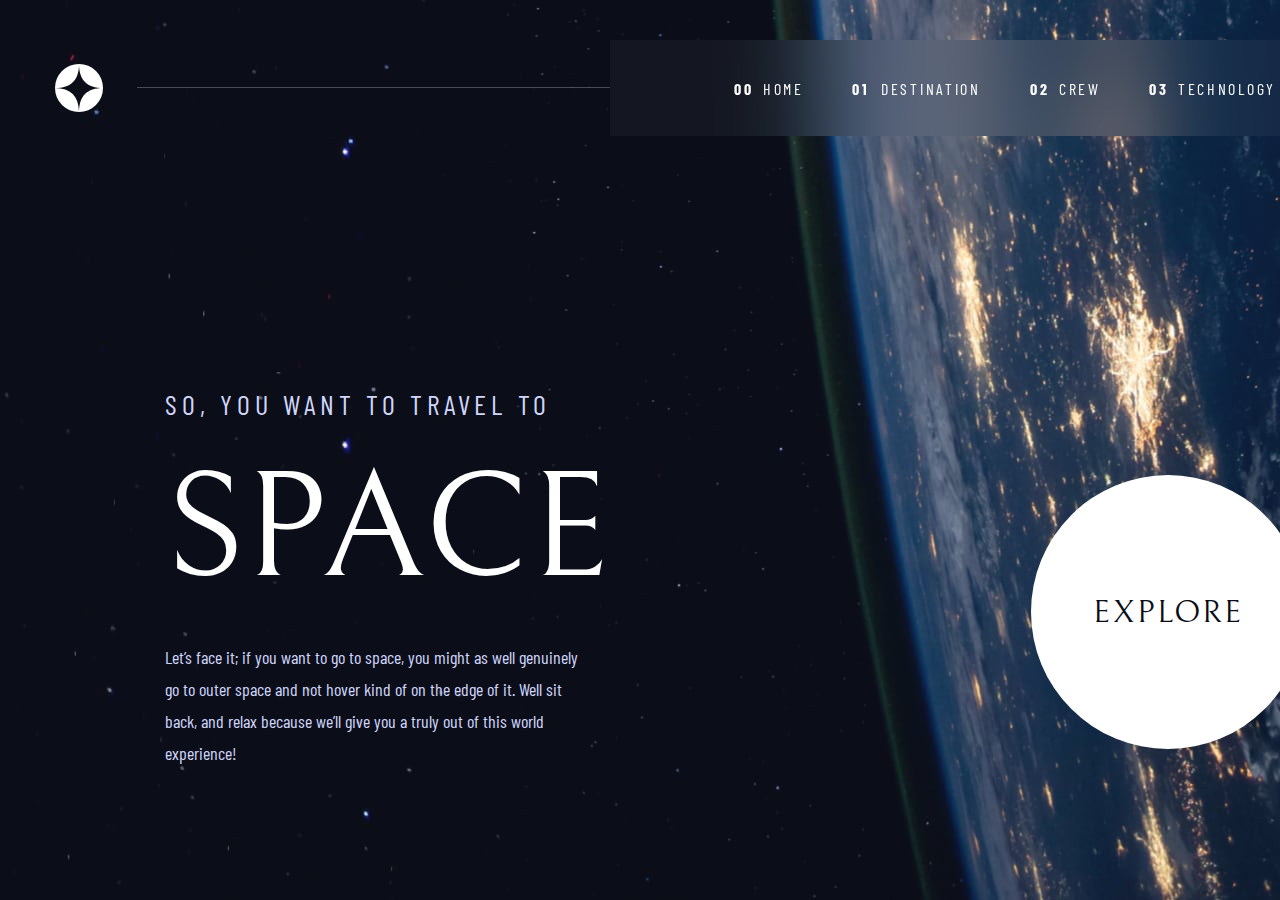
<file: index.html>
<!DOCTYPE html>
<html lang="en">
  <head>
    <meta charset="UTF-8" />
    <meta name="viewport" content="width=device-width, initial-scale=1.0" />

    <link
      rel="icon"
      type="image/png"
      sizes="32x32"
      href="./assets/favicon-32x32.png"
    />

    <title>Frontend Mentor | Space tourism website</title>

    <link rel="stylesheet" href="css/styles.css" />
    <link rel="preconnect" href="https://fonts.googleapis.com" />
    <link rel="preconnect" href="https://fonts.gstatic.com" crossorigin />
    <link
      href="https://fonts.googleapis.com/css2?family=Barlow+Condensed&family=Bellefair&display=swap"
      rel="stylesheet"
    />
    <div class="nav-bar">
      <svg xmlns="http://www.w3.org/2000/svg" width="48" height="48">
        <g fill="none" fill-rule="evenodd">
          <circle cx="24" cy="24" r="24" fill="#FFF" />
          <path
            fill="#0B0D17"
            d="M24 0c0 16-8 24-24 24 15.718.114 23.718 8.114 24 24 0-16 8-24 24-24-16 0-24-8-24-24z"
          />
        </g>
      </svg>
      <div class="nav-rec">
        <div class="nav-line"></div>
        <div class="selections">
          <a href="index.html">
            <div class="nav-item0">
              <p class="nav-number">00</p>
              <p class="nav-word">HOME</p>
            </div>
          </a>
          <a href="destination-moon.html">
            <div class="nav-item1">
              <p class="nav-number">01</p>
              <p class="nav-word">DESTINATION</p>
            </div>
          </a>
          <a href="crew-commander.html">
            <div class="nav-item2">
              <p class="nav-number">02</p>
              <p class="nav-word">CREW</p>
            </div>
          </a>
          <a href="technology-vehicle.html">
            <div class="nav-item3">
              <p class="nav-number">03</p>
              <p class="nav-word">TECHNOLOGY</p>
            </div>
          </a>
        </div>
      </div>
    </div>
  </head>
  <body>
    <div class="main-intro">
      <p class="heading5">SO, YOU WANT TO TRAVEL TO</p>
      <p class="heading1">SPACE</p>
      <p class="bodytext">
        Let’s face it; if you want to go to space, you might as well genuinely
        go to outer space and not hover kind of on the edge of it. Well sit
        back, and relax because we’ll give you a truly out of this world
        experience!
      </p>
    </div>
    <div class="main-circle">
      <a href="destination-moon.html">
        <div class="big-circle">
          <div class="circle">
          <p class="explore">EXPLORE</p>
        </div>
        </div>
      </a>
    </div>
  </body>
</html>
</file>
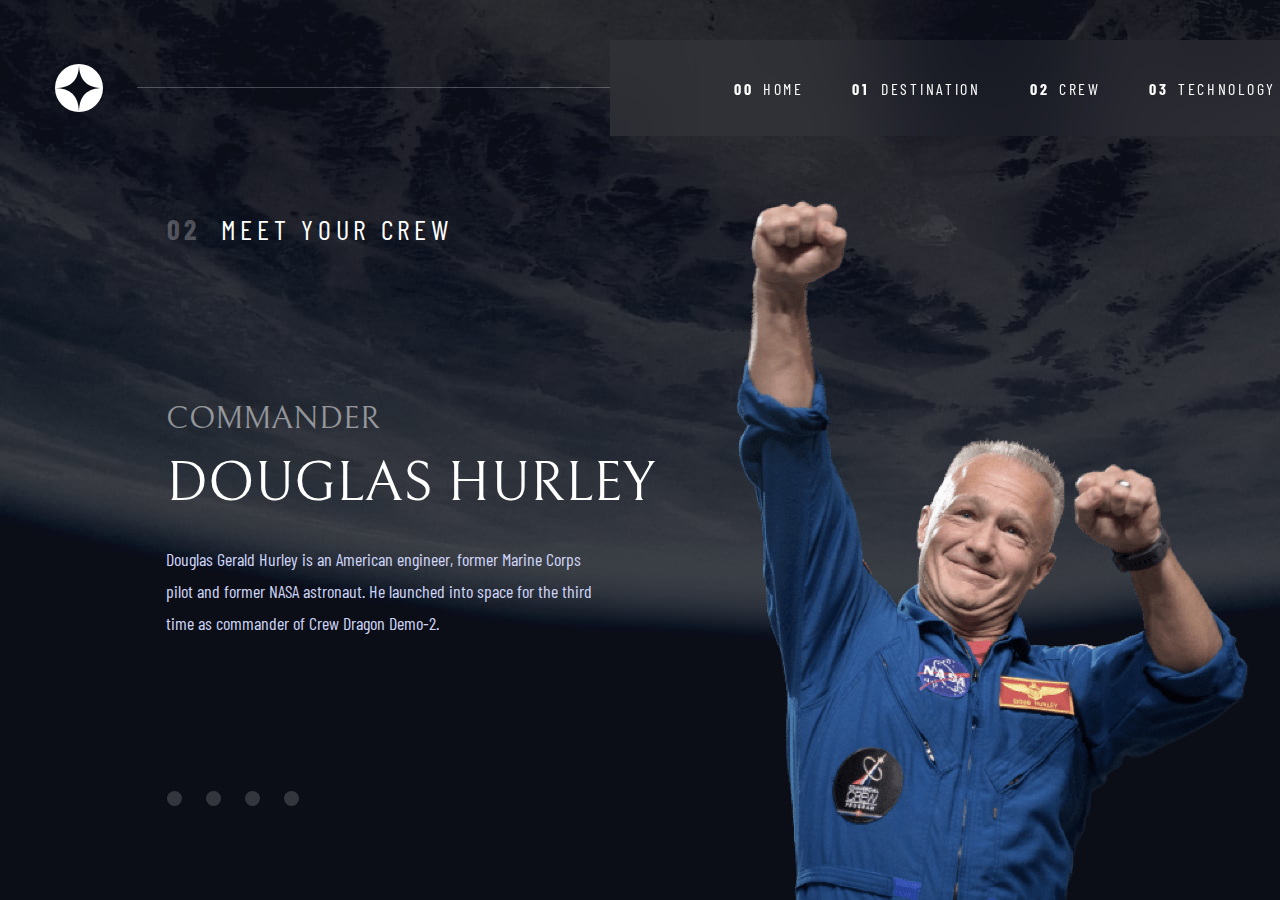
<file: crew-commander.html>
<!DOCTYPE html>
<html lang="en">
  <head>
    <meta charset="UTF-8" />
    <meta name="viewport" content="width=device-width, initial-scale=1.0" />

    <link
      rel="icon"
      type="image/png"
      sizes="32x32"
      href="./assets/favicon-32x32.png"
    />

    <title>Frontend Mentor | Space tourism website</title>

    <link rel="stylesheet" href="css/styles.css" />
    <link rel="preconnect" href="https://fonts.googleapis.com" />
    <link rel="preconnect" href="https://fonts.gstatic.com" crossorigin />
    <link
      href="https://fonts.googleapis.com/css2?family=Barlow+Condensed&family=Bellefair&display=swap"
      rel="stylesheet"
    />
    <div class="nav-bar">
      <svg xmlns="http://www.w3.org/2000/svg" width="48" height="48">
        <g fill="none" fill-rule="evenodd">
          <circle cx="24" cy="24" r="24" fill="#FFF" />
          <path
            fill="#0B0D17"
            d="M24 0c0 16-8 24-24 24 15.718.114 23.718 8.114 24 24 0-16 8-24 24-24-16 0-24-8-24-24z"
          />
        </g>
      </svg>
      <div class="nav-rec">
        <div class="nav-line"></div>
        <div class="selections">
          <a href="index.html">
            <div class="nav-item0">
              <p class="nav-number">00</p>
              <p class="nav-word">HOME</p>
            </div>
          </a>
          <a href="destination-moon.html">
            <div class="nav-item1">
              <p class="nav-number">01</p>
              <p class="nav-word">DESTINATION</p>
            </div>
          </a>
          <a href="crew-commander.html">
            <div class="nav-item2">
              <p class="nav-number">02</p>
              <p class="nav-word">CREW</p>
            </div>
          </a>
          <a href="technology-vehicle.html">
            <div class="nav-item3">
              <p class="nav-number">03</p>
              <p class="nav-word">TECHNOLOGY</p>
            </div>
          </a>
        </div>
      </div>
    </div>
  </head>
  <body class="crew">
    <img
      class="douglas"
      src="assets/crew/image-douglas-hurley.png"
      alt="img-of-douglas-hurley"
    />
    <div class="pick-destination">
      <div><p class="pick-destination1">02</p></div>
      <div><p class="pick-destination2">MEET YOUR CREW</p></div>
    </div>
    <p class="job-title">COMMANDER</p>
    <p class="crew-name">DOUGLAS HURLEY</p>
    <p class="crew-info">
      Douglas Gerald Hurley is an American engineer, former Marine Corps pilot
      and former NASA astronaut. He launched into space for the third time as
      commander of Crew Dragon Demo-2.
    </p>
    <div class="crew-nav">
      <a href="crew-commander.html">
        <div class="circle-solid1">
          <div class="crew-nav-circle"></div>
        </div>
      </a>
      <a href="crew-specialist.html">
        <div class="circle-solid2">
          <div class="crew-nav-circle"></div>
        </div>
      </a>
      <a href="crew-pilot.html">
        <div class="circle-solid3">
          <div class="crew-nav-circle"></div>
        </div>
      </a>
      <a href="crew-engineer.html">
        <div class="circle-solid4">
          <div class="crew-nav-circle"></div>
        </div>
      </a>
    </div>
  </body>
</html>
</file>
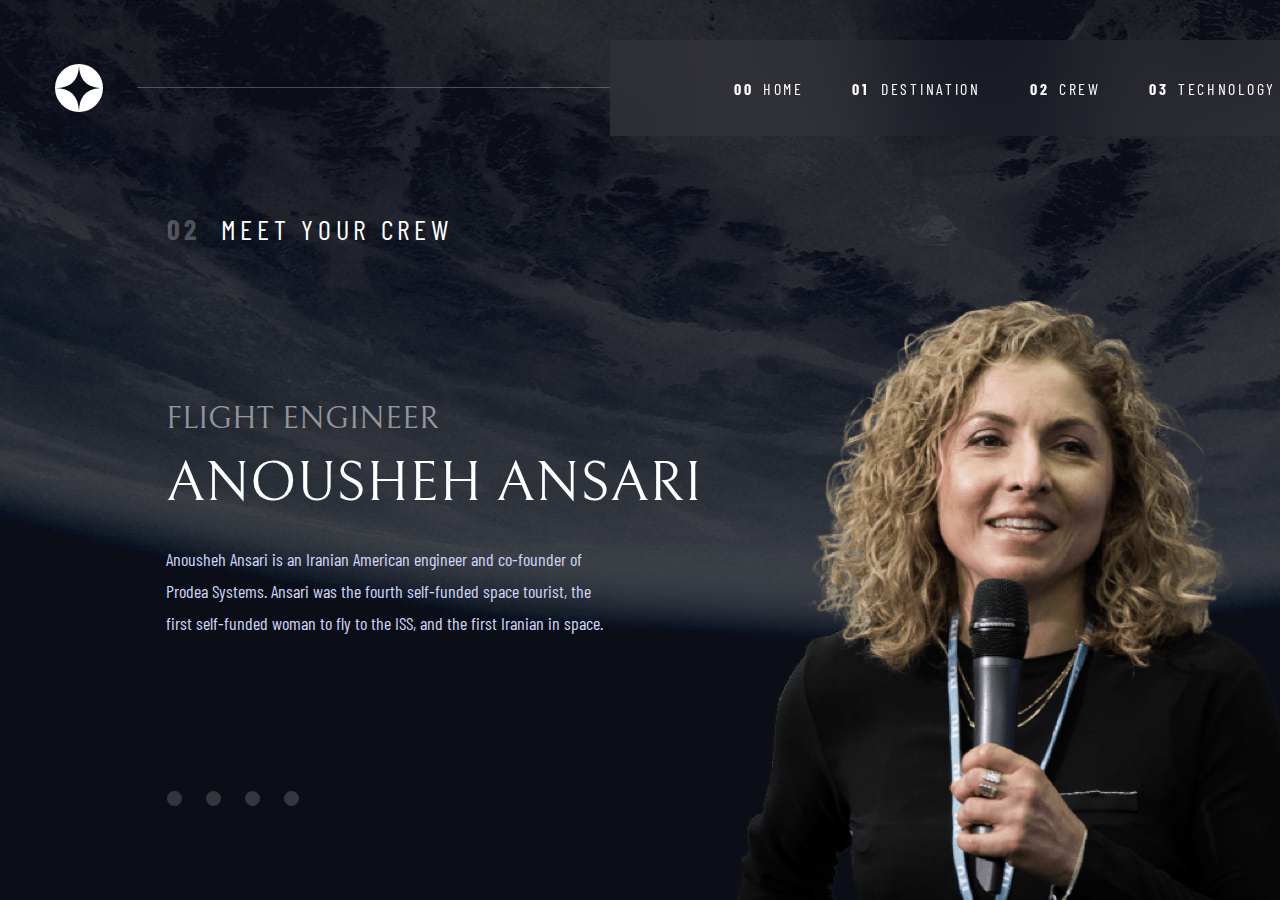
<file: crew-engineer.html>
<!DOCTYPE html>
<html lang="en">
  <head>
    <meta charset="UTF-8" />
    <meta name="viewport" content="width=device-width, initial-scale=1.0" />

    <link
      rel="icon"
      type="image/png"
      sizes="32x32"
      href="./assets/favicon-32x32.png"
    />

    <title>Frontend Mentor | Space tourism website</title>

    <link rel="stylesheet" href="css/styles.css" />
    <link rel="preconnect" href="https://fonts.googleapis.com" />
    <link rel="preconnect" href="https://fonts.gstatic.com" crossorigin />
    <link
      href="https://fonts.googleapis.com/css2?family=Barlow+Condensed&family=Bellefair&display=swap"
      rel="stylesheet"
    />
    <div class="nav-bar">
      <svg xmlns="http://www.w3.org/2000/svg" width="48" height="48">
        <g fill="none" fill-rule="evenodd">
          <circle cx="24" cy="24" r="24" fill="#FFF" />
          <path
            fill="#0B0D17"
            d="M24 0c0 16-8 24-24 24 15.718.114 23.718 8.114 24 24 0-16 8-24 24-24-16 0-24-8-24-24z"
          />
        </g>
      </svg>
      <div class="nav-rec">
        <div class="nav-line"></div>
        <div class="selections">
          <a href="index.html">
            <div class="nav-item0">
              <p class="nav-number">00</p>
              <p class="nav-word">HOME</p>
            </div>
          </a>
          <a href="destination-moon.html">
            <div class="nav-item1">
              <p class="nav-number">01</p>
              <p class="nav-word">DESTINATION</p>
            </div>
          </a>
          <a href="crew-commander.html">
            <div class="nav-item2">
              <p class="nav-number">02</p>
              <p class="nav-word">CREW</p>
            </div>
          </a>
          <a href="technology-vehicle.html">
            <div class="nav-item3">
              <p class="nav-number">03</p>
              <p class="nav-word">TECHNOLOGY</p>
            </div>
          </a>
        </div>
      </div>
    </div>
  </head>
  <body class="crew">
    <img
      class="anousheh"
      src="assets/crew/image-anousheh-ansari.png"
      alt="img-of-anousheh-ansari"
    />
    <div class="pick-destination">
      <div><p class="pick-destination1">02</p></div>
      <div><p class="pick-destination2">MEET YOUR CREW</p></div>
    </div>
    <p class="job-title">FLIGHT ENGINEER</p>
    <p class="crew-name">ANOUSHEH ANSARI</p>
    <p class="crew-info">
      Anousheh Ansari is an Iranian American engineer and co-founder of Prodea
      Systems. Ansari was the fourth self-funded space tourist, the first
      self-funded woman to fly to the ISS, and the first Iranian in space.
    </p>
    <div class="crew-nav">
      <a href="crew-commander.html">
        <div class="circle-solid1">
          <div class="crew-nav-circle"></div>
        </div>
      </a>
      <a href="crew-specialist.html">
        <div class="circle-solid2">
          <div class="crew-nav-circle"></div>
        </div>
      </a>
      <a href="crew-pilot.html">
        <div class="circle-solid3">
          <div class="crew-nav-circle"></div>
        </div>
      </a>
      <a href="crew-engineer.html">
        <div class="circle-solid4">
          <div class="crew-nav-circle"></div>
        </div>
      </a>
    </div>
  </body>
</html>
</file>
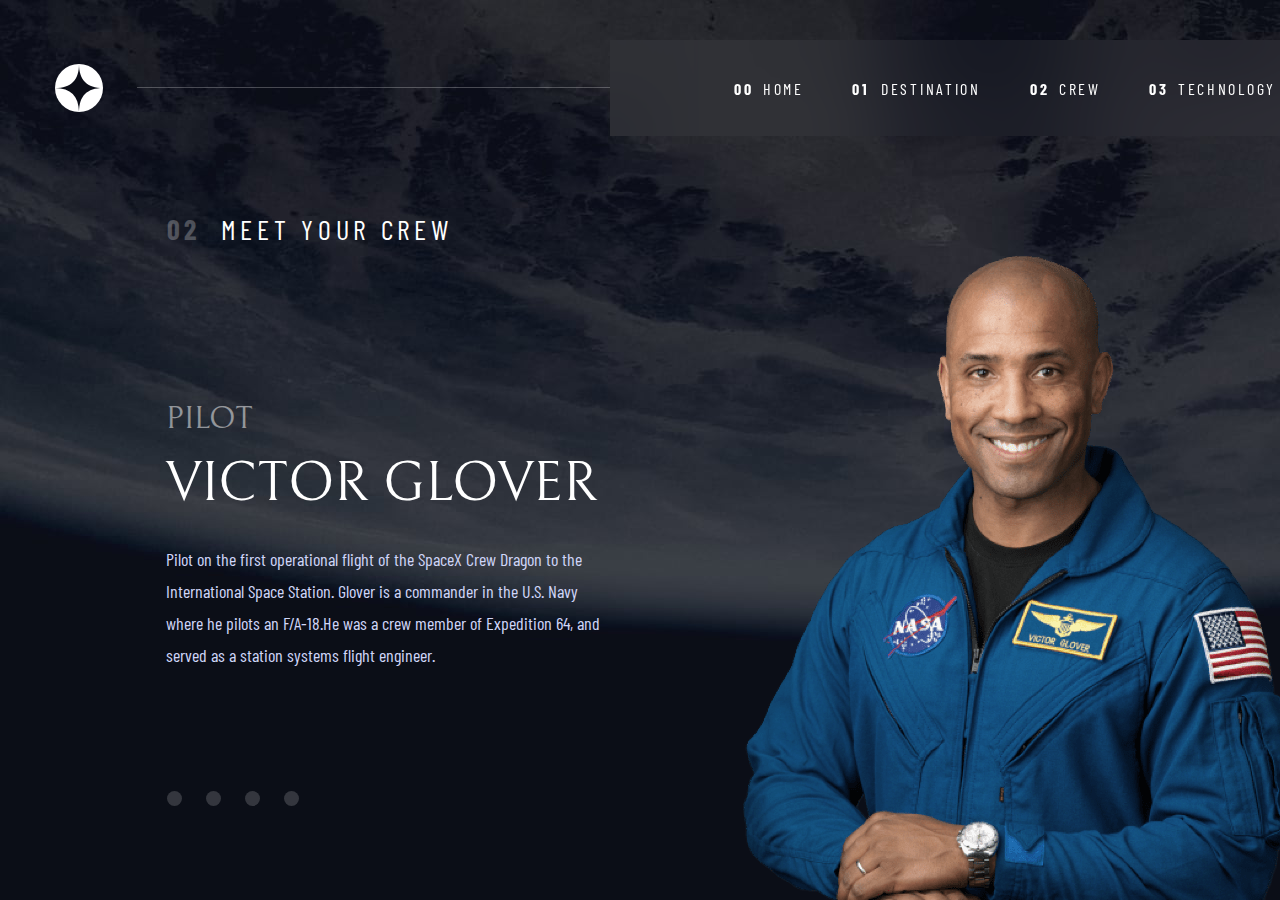
<file: crew-pilot.html>
<!DOCTYPE html>
<html lang="en">
  <head>
    <meta charset="UTF-8" />
    <meta name="viewport" content="width=device-width, initial-scale=1.0" />

    <link
      rel="icon"
      type="image/png"
      sizes="32x32"
      href="./assets/favicon-32x32.png"
    />

    <title>Frontend Mentor | Space tourism website</title>

    <link rel="stylesheet" href="css/styles.css" />
    <link rel="preconnect" href="https://fonts.googleapis.com" />
    <link rel="preconnect" href="https://fonts.gstatic.com" crossorigin />
    <link
      href="https://fonts.googleapis.com/css2?family=Barlow+Condensed&family=Bellefair&display=swap"
      rel="stylesheet"
    />
    <div class="nav-bar">
      <svg xmlns="http://www.w3.org/2000/svg" width="48" height="48">
        <g fill="none" fill-rule="evenodd">
          <circle cx="24" cy="24" r="24" fill="#FFF" />
          <path
            fill="#0B0D17"
            d="M24 0c0 16-8 24-24 24 15.718.114 23.718 8.114 24 24 0-16 8-24 24-24-16 0-24-8-24-24z"
          />
        </g>
      </svg>
      <div class="nav-rec">
        <div class="nav-line"></div>
        <div class="selections">
          <a href="index.html">
            <div class="nav-item0">
              <p class="nav-number">00</p>
              <p class="nav-word">HOME</p>
            </div>
          </a>
          <a href="destination-moon.html">
            <div class="nav-item1">
              <p class="nav-number">01</p>
              <p class="nav-word">DESTINATION</p>
            </div>
          </a>
          <a href="crew-commander.html">
            <div class="nav-item2">
              <p class="nav-number">02</p>
              <p class="nav-word">CREW</p>
            </div>
          </a>
          <a href="technology-vehicle.html">
            <div class="nav-item3">
              <p class="nav-number">03</p>
              <p class="nav-word">TECHNOLOGY</p>
            </div>
          </a>
        </div>
      </div>
    </div>
  </head>
  <body class="crew">
    <img
      class="victor"
      src="assets/crew/image-victor-glover.png"
      alt="img-of-victor-glover"
    />
    <div class="pick-destination">
      <div><p class="pick-destination1">02</p></div>
      <div><p class="pick-destination2">MEET YOUR CREW</p></div>
    </div>
    <p class="job-title">PILOT</p>
    <p class="crew-name">VICTOR GLOVER</p>
    <p class="crew-info">
      Pilot on the first operational flight of the SpaceX Crew Dragon to the
      International Space Station. Glover is a commander in the U.S. Navy where
      he pilots an F/A-18.He was a crew member of Expedition 64, and served as a
      station systems flight engineer.
    </p>
    <div class="crew-nav">
      <a href="crew-commander.html">
        <div class="circle-solid1">
          <div class="crew-nav-circle"></div>
        </div>
      </a>
      <a href="crew-specialist.html">
        <div class="circle-solid2">
          <div class="crew-nav-circle"></div>
        </div>
      </a>
      <a href="crew-pilot.html">
        <div class="circle-solid3">
          <div class="crew-nav-circle"></div>
        </div>
      </a>
      <a href="crew-engineer.html">
        <div class="circle-solid4">
          <div class="crew-nav-circle"></div>
        </div>
      </a>
    </div>
  </body>
</html>
</file>
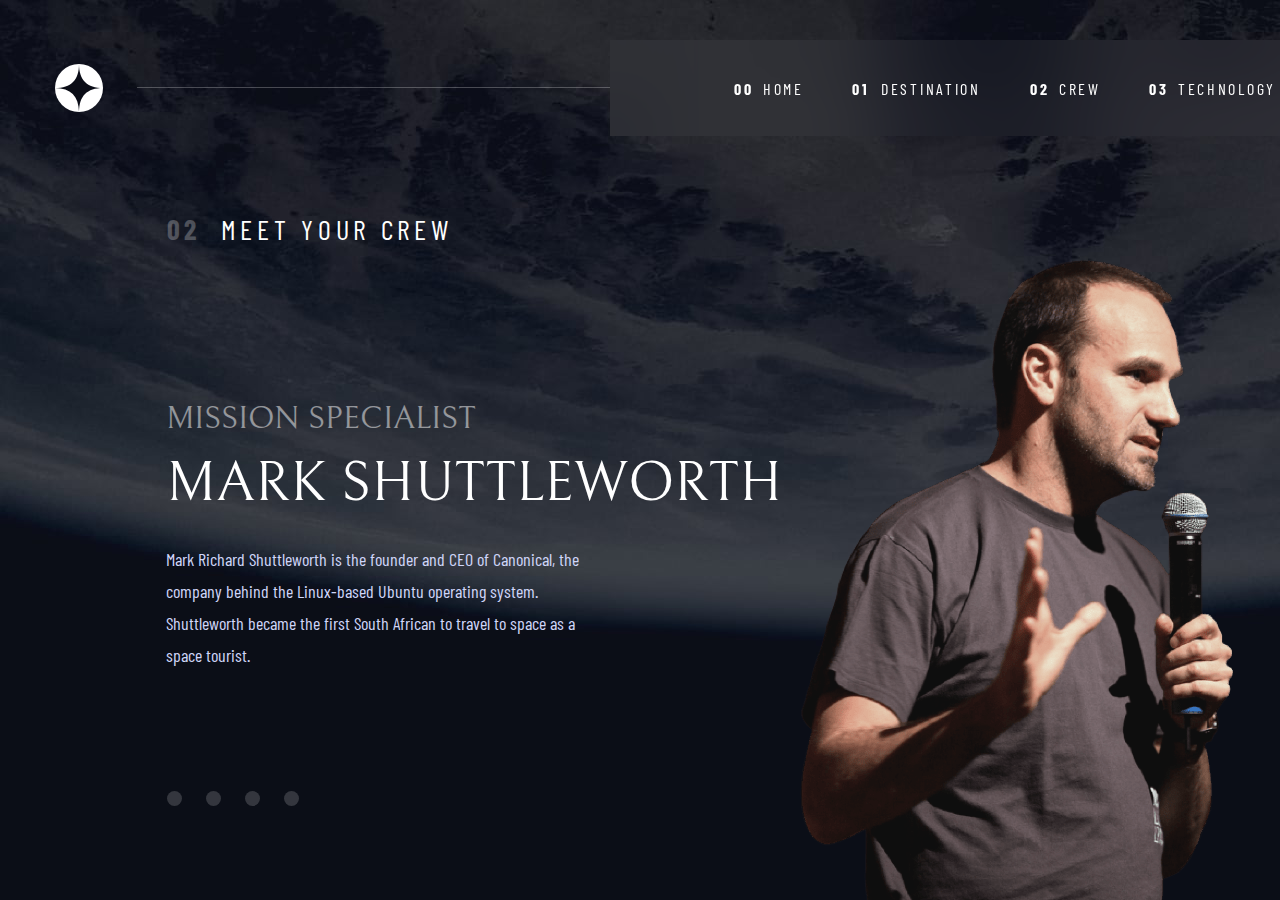
<file: crew-specialist.html>
<!DOCTYPE html>
<html lang="en">
  <head>
    <meta charset="UTF-8" />
    <meta name="viewport" content="width=device-width, initial-scale=1.0" />

    <link
      rel="icon"
      type="image/png"
      sizes="32x32"
      href="./assets/favicon-32x32.png"
    />

    <title>Frontend Mentor | Space tourism website</title>

    <link rel="stylesheet" href="css/styles.css" />
    <link rel="preconnect" href="https://fonts.googleapis.com" />
    <link rel="preconnect" href="https://fonts.gstatic.com" crossorigin />
    <link
      href="https://fonts.googleapis.com/css2?family=Barlow+Condensed&family=Bellefair&display=swap"
      rel="stylesheet"
    />
    <div class="nav-bar">
      <svg xmlns="http://www.w3.org/2000/svg" width="48" height="48">
        <g fill="none" fill-rule="evenodd">
          <circle cx="24" cy="24" r="24" fill="#FFF" />
          <path
            fill="#0B0D17"
            d="M24 0c0 16-8 24-24 24 15.718.114 23.718 8.114 24 24 0-16 8-24 24-24-16 0-24-8-24-24z"
          />
        </g>
      </svg>
      <div class="nav-rec">
        <div class="nav-line"></div>
        <div class="selections">
          <a href="index.html">
            <div class="nav-item0">
              <p class="nav-number">00</p>
              <p class="nav-word">HOME</p>
            </div>
          </a>
          <a href="destination-moon.html">
            <div class="nav-item1">
              <p class="nav-number">01</p>
              <p class="nav-word">DESTINATION</p>
            </div>
          </a>
          <a href="crew-commander.html">
            <div class="nav-item2">
              <p class="nav-number">02</p>
              <p class="nav-word">CREW</p>
            </div>
          </a>
          <a href="technology-vehicle.html">
            <div class="nav-item3">
              <p class="nav-number">03</p>
              <p class="nav-word">TECHNOLOGY</p>
            </div>
          </a>
        </div>
      </div>
    </div>
  </head>
  <body class="crew">
    <img
      class="mark"
      src="assets/crew/image-mark-shuttleworth.png"
      alt="img-of-mark-shuttleworth"
    />
    <div class="pick-destination">
      <div><p class="pick-destination1">02</p></div>
      <div><p class="pick-destination2">MEET YOUR CREW</p></div>
    </div>
    <p class="job-title">MISSION SPECIALIST</p>
    <p class="crew-name">MARK SHUTTLEWORTH</p>
    <p class="crew-info">
      Mark Richard Shuttleworth is the founder and CEO of Canonical, the company
      behind the Linux-based Ubuntu operating system. Shuttleworth became the
      first South African to travel to space as a space tourist.
    </p>
    <div class="crew-nav">
      <a href="crew-commander.html">
        <div class="circle-solid1">
          <div class="crew-nav-circle"></div>
        </div>
      </a>
      <a href="crew-specialist.html">
        <div class="circle-solid2">
          <div class="crew-nav-circle"></div>
        </div>
      </a>
      <a href="crew-pilot.html">
        <div class="circle-solid3">
          <div class="crew-nav-circle"></div>
        </div>
      </a>
      <a href="crew-engineer.html">
        <div class="circle-solid4">
          <div class="crew-nav-circle"></div>
        </div>
      </a>
    </div>
  </body>
</html>
</file>
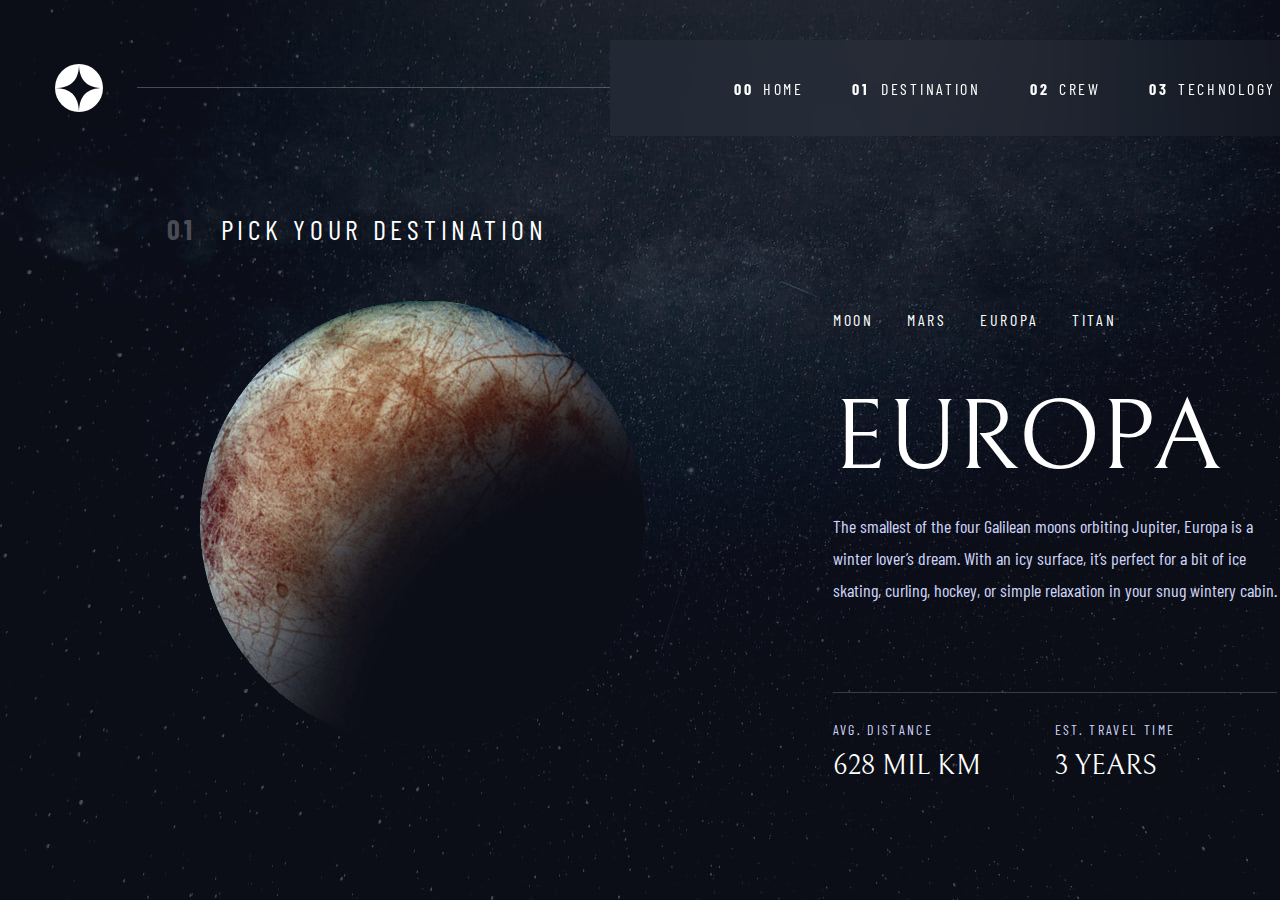
<file: destination-europa.html>
<!DOCTYPE html>
<html lang="en">
  <head>
    <meta charset="UTF-8" />
    <meta name="viewport" content="width=device-width, initial-scale=1.0" />

    <link
      rel="icon"
      type="image/png"
      sizes="32x32"
      href="./assets/favicon-32x32.png"
    />

    <title>Frontend Mentor | Space tourism website</title>

    <link rel="stylesheet" href="css/styles.css" />
    <link rel="preconnect" href="https://fonts.googleapis.com" />
    <link rel="preconnect" href="https://fonts.gstatic.com" crossorigin />
    <link
      href="https://fonts.googleapis.com/css2?family=Barlow+Condensed&family=Bellefair&display=swap"
      rel="stylesheet"
    />
    <div class="nav-bar">
      <svg xmlns="http://www.w3.org/2000/svg" width="48" height="48">
        <g fill="none" fill-rule="evenodd">
          <circle cx="24" cy="24" r="24" fill="#FFF" />
          <path
            fill="#0B0D17"
            d="M24 0c0 16-8 24-24 24 15.718.114 23.718 8.114 24 24 0-16 8-24 24-24-16 0-24-8-24-24z"
          />
        </g>
      </svg>
      <div class="nav-rec">
        <div class="nav-line"></div>
        <div class="selections">
          <a href="index.html">
            <div class="nav-item0">
              <p class="nav-number">00</p>
              <p class="nav-word">HOME</p>
            </div>
          </a>
          <a href="destination-moon.html">
            <div class="nav-item1">
              <p class="nav-number">01</p>
              <p class="nav-word">DESTINATION</p>
            </div>
          </a>
          <a href="crew-commander.html">
            <div class="nav-item2">
              <p class="nav-number">02</p>
              <p class="nav-word">CREW</p>
            </div>
          </a>
          <a href="technology-vehicle.html">
            <div class="nav-item3">
              <p class="nav-number">03</p>
              <p class="nav-word">TECHNOLOGY</p>
            </div>
          </a>
        </div>
      </div>
    </div>
  </head>
  <body class="destination">
    <img
      class="planets"
      src="assets/destination/image-europa.png"
      alt="mars-img"
    />
    <div class="pick-destination">
      <div><p class="pick-destination1">01</p></div>
      <div><p class="pick-destination2">PICK YOUR DESTINATION</p></div>
    </div>
    <div class="destination-info">
      <div class="destination-nav">
        <a href="destination-moon.html">
          <div class="nav-moon">
            <p class="text-planets">MOON</p>
          </div>
        </a>
        <a href="destination-mars.html">
          <div class="nav-mars">
            <p class="text-planets">MARS</p>
          </div>
        </a>
        <a href="destination-europa.html">
          <div class="nav-europa">
            <p class="text-planets">EUROPA</p>
          </div>
        </a>
        <a href="destination-titan.html">
          <div class="nav-titan">
            <p class="text-planets">TITAN</p>
          </div>
        </a>
      </div>
      <p class="destination-header">EUROPA</p>
      <p class="destination-facts">
        The smallest of the four Galilean moons orbiting Jupiter, Europa is a
        winter lover’s dream. With an icy surface, it’s perfect for a bit of ice
        skating, curling, hockey, or simple relaxation in your snug wintery
        cabin.
      </p>
      <div class="line-break"></div>
      <div>
        <p class="destination-top-text">AVG. DISTANCE</p>
        <p class="destination-bottom-text">628 MIL KM</p>
        <p class="destination-top-text2">EST. TRAVEL TIME</p>
        <p class="destination-bottom-text2">3 YEARS</p>
      </div>
    </div>
  </body>
</html>
</file>
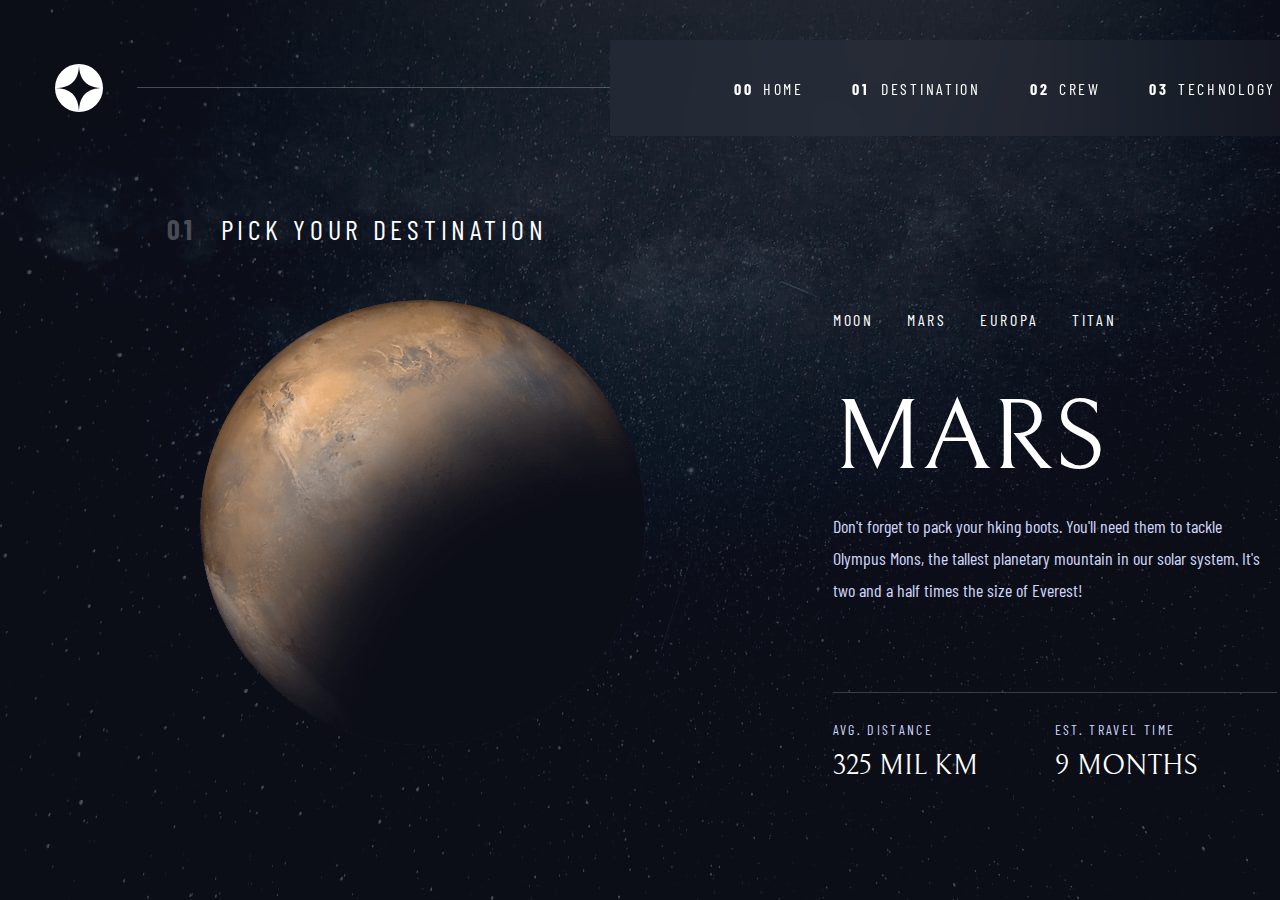
<file: destination-mars.html>
<!DOCTYPE html>
<html lang="en">
  <head>
    <meta charset="UTF-8" />
    <meta name="viewport" content="width=device-width, initial-scale=1.0" />

    <link
      rel="icon"
      type="image/png"
      sizes="32x32"
      href="./assets/favicon-32x32.png"
    />

    <title>Frontend Mentor | Space tourism website</title>

    <link rel="stylesheet" href="css/styles.css" />
    <link rel="preconnect" href="https://fonts.googleapis.com" />
    <link rel="preconnect" href="https://fonts.gstatic.com" crossorigin />
    <link
      href="https://fonts.googleapis.com/css2?family=Barlow+Condensed&family=Bellefair&display=swap"
      rel="stylesheet"
    />
    <div class="nav-bar">
      <svg xmlns="http://www.w3.org/2000/svg" width="48" height="48">
        <g fill="none" fill-rule="evenodd">
          <circle cx="24" cy="24" r="24" fill="#FFF" />
          <path
            fill="#0B0D17"
            d="M24 0c0 16-8 24-24 24 15.718.114 23.718 8.114 24 24 0-16 8-24 24-24-16 0-24-8-24-24z"
          />
        </g>
      </svg>
      <div class="nav-rec">
        <div class="nav-line"></div>
        <div class="selections">
          <a href="index.html">
            <div class="nav-item0">
              <p class="nav-number">00</p>
              <p class="nav-word">HOME</p>
            </div>
          </a>
          <a href="destination-moon.html">
            <div class="nav-item1">
              <p class="nav-number">01</p>
              <p class="nav-word">DESTINATION</p>
            </div>
          </a>
          <a href="crew-commander.html">
            <div class="nav-item2">
              <p class="nav-number">02</p>
              <p class="nav-word">CREW</p>
            </div>
          </a>
          <a href="technology-vehicle.html">
            <div class="nav-item3">
              <p class="nav-number">03</p>
              <p class="nav-word">TECHNOLOGY</p>
            </div>
          </a>
        </div>
      </div>
    </div>
  </head>
  <body class="destination">
    <img
      class="planets"
      src="assets/destination/image-mars.png"
      alt="mars-img"
    />
    <div class="pick-destination">
      <div><p class="pick-destination1">01</p></div>
      <div><p class="pick-destination2">PICK YOUR DESTINATION</p></div>
    </div>
    <div class="destination-info">
      <div class="destination-nav">
        <a href="destination-moon.html">
          <div class="nav-moon">
            <p class="text-planets">MOON</p>
          </div>
        </a>
        <a href="destination-mars.html">
          <div class="nav-mars">
            <p class="text-planets">MARS</p>
          </div>
        </a>
        <a href="destination-europa.html">
          <div class="nav-europa">
            <p class="text-planets">EUROPA</p>
          </div>
        </a>
        <a href="destination-titan.html">
          <div class="nav-titan">
            <p class="text-planets">TITAN</p>
          </div>
        </a>
      </div>
      <p class="destination-header">MARS</p>
      <p class="destination-facts">
        Don't forget to pack your hking boots. You'll need them to tackle
        Olympus Mons, the tallest planetary mountain in our solar system. It's
        two and a half times the size of Everest!
      </p>
      <div class="line-break"></div>
      <div>
        <p class="destination-top-text">AVG. DISTANCE</p>
        <p class="destination-bottom-text">325 MIL KM</p>
        <p class="destination-top-text2">EST. TRAVEL TIME</p>
        <p class="destination-bottom-text2">9 MONTHS</p>
      </div>
    </div>
  </body>
</html>
</file>
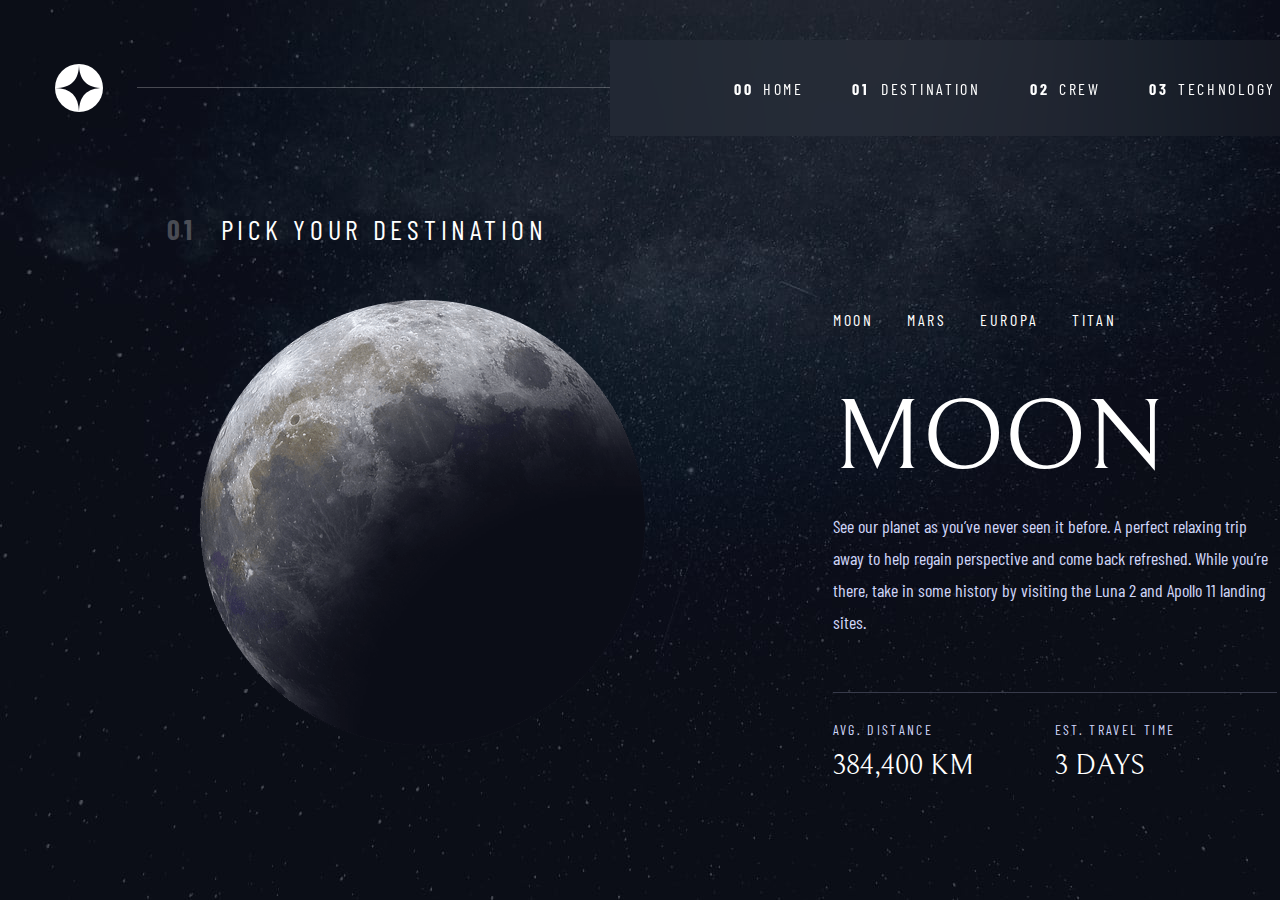
<file: destination-moon.html>
<!DOCTYPE html>
<html lang="en">
  <head>
    <meta charset="UTF-8" />
    <meta name="viewport" content="width=device-width, initial-scale=1.0" />

    <link
      rel="icon"
      type="image/png"
      sizes="32x32"
      href="./assets/favicon-32x32.png"
    />

    <title>Frontend Mentor | Space tourism website</title>

    <link rel="stylesheet" href="css/styles.css" />
    <link rel="preconnect" href="https://fonts.googleapis.com" />
    <link rel="preconnect" href="https://fonts.gstatic.com" crossorigin />
    <link
      href="https://fonts.googleapis.com/css2?family=Barlow+Condensed&family=Bellefair&display=swap"
      rel="stylesheet"
    />
    <div class="nav-bar">
      <svg xmlns="http://www.w3.org/2000/svg" width="48" height="48">
        <g fill="none" fill-rule="evenodd">
          <circle cx="24" cy="24" r="24" fill="#FFF" />
          <path
            fill="#0B0D17"
            d="M24 0c0 16-8 24-24 24 15.718.114 23.718 8.114 24 24 0-16 8-24 24-24-16 0-24-8-24-24z"
          />
        </g>
      </svg>
      <div class="nav-rec">
        <div class="nav-line"></div>
        <div class="selections">
          <a href="index.html">
            <div class="nav-item0">
              <p class="nav-number">00</p>
              <p class="nav-word">HOME</p>
            </div>
          </a>
          <a href="destination-moon.html">
            <div class="nav-item1">
              <p class="nav-number">01</p>
              <p class="nav-word">DESTINATION</p>
            </div>
          </a>
          <a href="crew-commander.html">
            <div class="nav-item2">
              <p class="nav-number">02</p>
              <p class="nav-word">CREW</p>
            </div>
          </a>
          <a href="technology-vehicle.html">
            <div class="nav-item3">
              <p class="nav-number">03</p>
              <p class="nav-word">TECHNOLOGY</p>
            </div>
          </a>
        </div>
      </div>
    </div>
  </head>
  <body class="destination">
    <img
      class="planets"
      src="assets/destination/image-moon.png"
      alt="moon-img"
    />
    <div class="pick-destination">
      <div><p class="pick-destination1">01</p></div>
      <div><p class="pick-destination2">PICK YOUR DESTINATION</p></div>
    </div>
    <div class="destination-info">
      <div class="destination-nav">
        <a href="destination-moon.html">
          <div class="nav-moon">
            <p class="text-planets">MOON</p>
          </div>
        </a>
        <a href="destination-mars.html">
          <div class="nav-mars">
            <p class="text-planets">MARS</p>
          </div>
        </a>
        <a href="destination-europa.html">
          <div class="nav-europa">
            <p class="text-planets">EUROPA</p>
          </div>
        </a>
        <a href="destination-titan.html">
          <div class="nav-titan">
            <p class="text-planets">TITAN</p>
          </div>
        </a>
      </div>
      <p class="destination-header">MOON</p>
      <p class="destination-facts">
        See our planet as you’ve never seen it before. A perfect relaxing trip
        away to help regain perspective and come back refreshed. While you’re
        there, take in some history by visiting the Luna 2 and Apollo 11 landing
        sites.
      </p>
      <div class="line-break"></div>
      <div>
        <p class="destination-top-text">AVG. DISTANCE</p>
        <p class="destination-bottom-text">384,400 KM</p>
        <p class="destination-top-text2">EST. TRAVEL TIME</p>
        <p class="destination-bottom-text2">3 DAYS</p>
      </div>
    </div>
  </body>
</html>
</file>
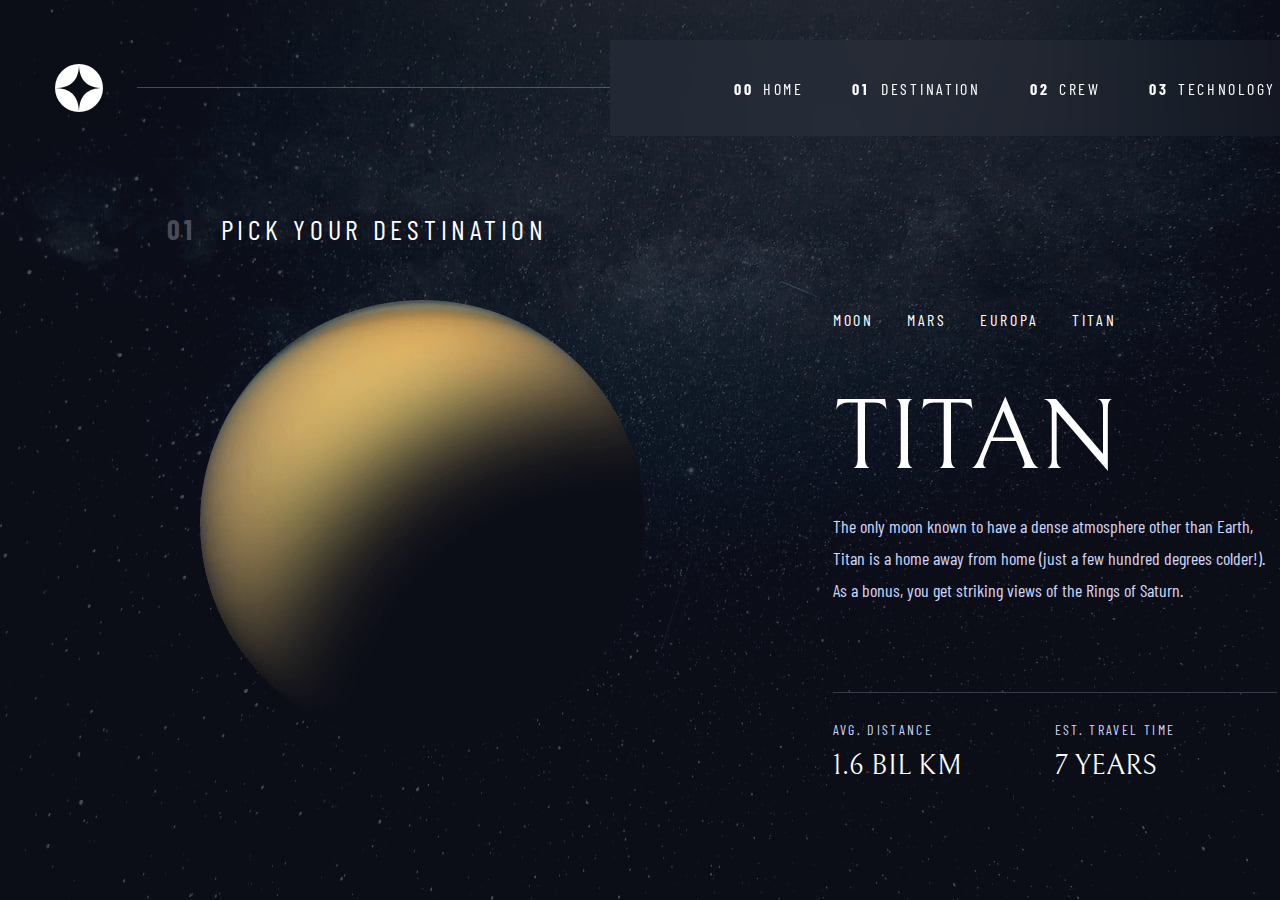
<file: destination-titan.html>
<!DOCTYPE html>
<html lang="en">
  <head>
    <meta charset="UTF-8" />
    <meta name="viewport" content="width=device-width, initial-scale=1.0" />

    <link
      rel="icon"
      type="image/png"
      sizes="32x32"
      href="./assets/favicon-32x32.png"
    />

    <title>Frontend Mentor | Space tourism website</title>

    <link rel="stylesheet" href="css/styles.css" />
    <link rel="preconnect" href="https://fonts.googleapis.com" />
    <link rel="preconnect" href="https://fonts.gstatic.com" crossorigin />
    <link
      href="https://fonts.googleapis.com/css2?family=Barlow+Condensed&family=Bellefair&display=swap"
      rel="stylesheet"
    />
    <div class="nav-bar">
      <svg xmlns="http://www.w3.org/2000/svg" width="48" height="48">
        <g fill="none" fill-rule="evenodd">
          <circle cx="24" cy="24" r="24" fill="#FFF" />
          <path
            fill="#0B0D17"
            d="M24 0c0 16-8 24-24 24 15.718.114 23.718 8.114 24 24 0-16 8-24 24-24-16 0-24-8-24-24z"
          />
        </g>
      </svg>
      <div class="nav-rec">
        <div class="nav-line"></div>
        <div class="selections">
          <a href="index.html">
            <div class="nav-item0">
              <p class="nav-number">00</p>
              <p class="nav-word">HOME</p>
            </div>
          </a>
          <a href="destination-moon.html">
            <div class="nav-item1">
              <p class="nav-number">01</p>
              <p class="nav-word">DESTINATION</p>
            </div>
          </a>
          <a href="crew-commander.html">
            <div class="nav-item2">
              <p class="nav-number">02</p>
              <p class="nav-word">CREW</p>
            </div>
          </a>
          <a href="technology-vehicle.html">
            <div class="nav-item3">
              <p class="nav-number">03</p>
              <p class="nav-word">TECHNOLOGY</p>
            </div>
          </a>
        </div>
      </div>
    </div>
  </head>
  <body class="destination">
    <img
      class="planets"
      src="assets/destination/image-titan.png"
      alt="mars-img"
    />
    <div class="pick-destination">
      <div><p class="pick-destination1">01</p></div>
      <div><p class="pick-destination2">PICK YOUR DESTINATION</p></div>
    </div>
    <div class="destination-info">
      <div class="destination-nav">
        <a href="destination-moon.html">
          <div class="nav-moon">
            <p class="text-planets">MOON</p>
          </div>
        </a>
        <a href="destination-mars.html">
          <div class="nav-mars">
            <p class="text-planets">MARS</p>
          </div>
        </a>
        <a href="destination-europa.html">
          <div class="nav-europa">
            <p class="text-planets">EUROPA</p>
          </div>
        </a>
        <a href="destination-titan.html">
          <div class="nav-titan">
            <p class="text-planets">TITAN</p>
          </div>
        </a>
      </div>
      <p class="destination-header">TITAN</p>
      <p class="destination-facts">
        The only moon known to have a dense atmosphere other than Earth, Titan
        is a home away from home (just a few hundred degrees colder!). As a
        bonus, you get striking views of the Rings of Saturn.
      </p>
      <div class="line-break"></div>
      <div>
        <p class="destination-top-text">AVG. DISTANCE</p>
        <p class="destination-bottom-text">1.6 BIL KM</p>
        <p class="destination-top-text2">EST. TRAVEL TIME</p>
        <p class="destination-bottom-text2">7 YEARS</p>
      </div>
    </div>
  </body>
</html>
</file>
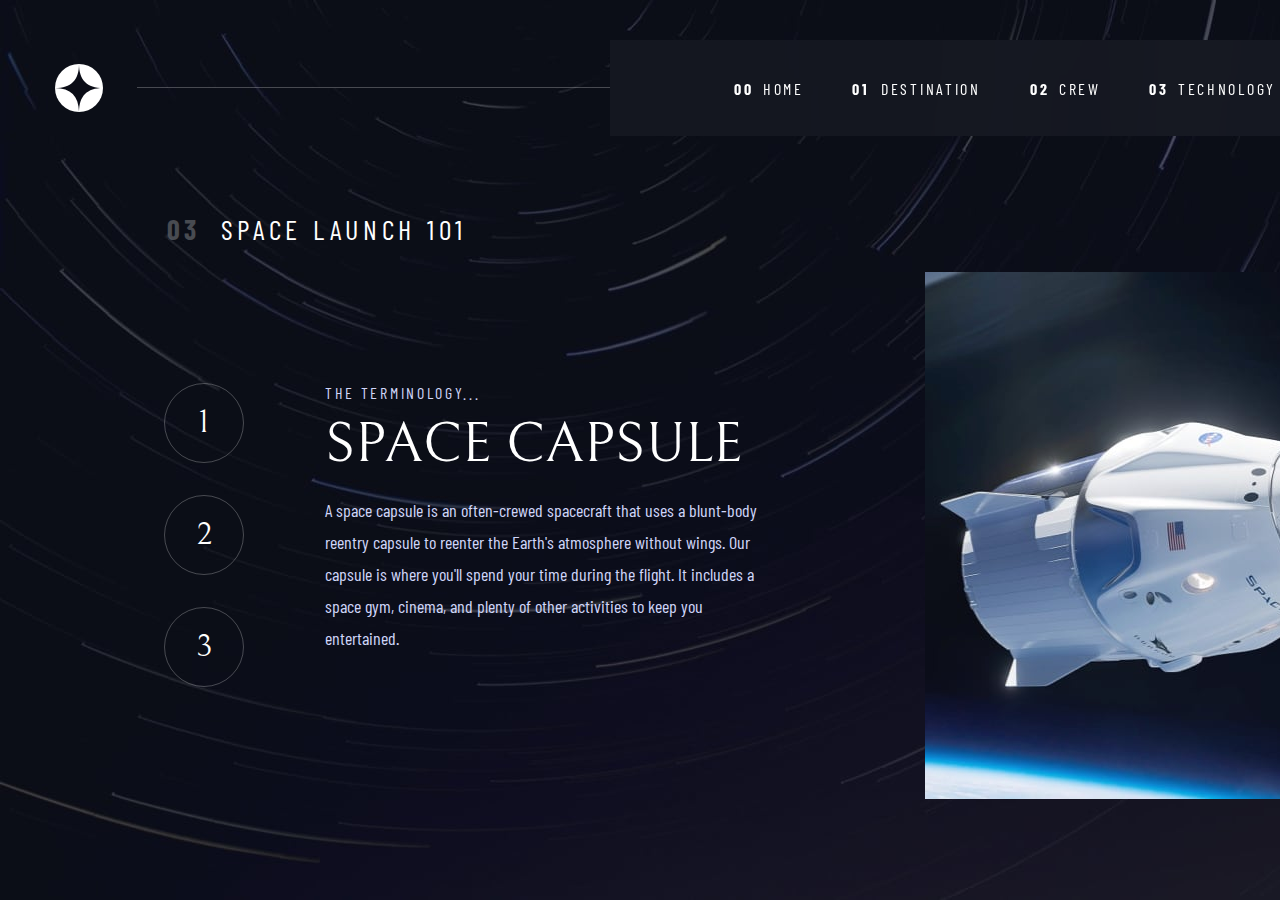
<file: technology-capsule.html>
<!DOCTYPE html>
<html lang="en">
  <head>
    <meta charset="UTF-8" />
    <meta name="viewport" content="width=device-width, initial-scale=1.0" />

    <link
      rel="icon"
      type="image/png"
      sizes="32x32"
      href="./assets/favicon-32x32.png"
    />

    <title>Frontend Mentor | Space tourism website</title>

    <link rel="stylesheet" href="css/styles.css" />
    <link rel="preconnect" href="https://fonts.googleapis.com" />
    <link rel="preconnect" href="https://fonts.gstatic.com" crossorigin />
    <link
      href="https://fonts.googleapis.com/css2?family=Barlow+Condensed&family=Bellefair&display=swap"
      rel="stylesheet"
    />
    <div class="nav-bar">
      <svg xmlns="http://www.w3.org/2000/svg" width="48" height="48">
        <g fill="none" fill-rule="evenodd">
          <circle cx="24" cy="24" r="24" fill="#FFF" />
          <path
            fill="#0B0D17"
            d="M24 0c0 16-8 24-24 24 15.718.114 23.718 8.114 24 24 0-16 8-24 24-24-16 0-24-8-24-24z"
          />
        </g>
      </svg>
      <div class="nav-rec">
        <div class="nav-line"></div>
        <div class="selections">
          <a href="index.html">
            <div class="nav-item0">
              <p class="nav-number">00</p>
              <p class="nav-word">HOME</p>
            </div>
          </a>
          <a href="destination-moon.html">
            <div class="nav-item1">
              <p class="nav-number">01</p>
              <p class="nav-word">DESTINATION</p>
            </div>
          </a>
          <a href="crew-commander.html">
            <div class="nav-item2">
              <p class="nav-number">02</p>
              <p class="nav-word">CREW</p>
            </div>
          </a>
          <a href="technology-vehicle.html">
            <div class="nav-item3">
              <p class="nav-number">03</p>
              <p class="nav-word">TECHNOLOGY</p>
            </div>
          </a>
        </div>
      </div>
    </div>
  </head>
  <body class="technology">
    <img
      class="vehicle"
      src="assets/technology/image-space-capsule-portrait.jpg"
      alt="img-of-capsule"
    />
    <div class="pick-destination">
      <div><p class="pick-destination1">03</p></div>
      <div><p class="pick-destination2">SPACE LAUNCH 101</p></div>
    </div>
    <a href="technology-vehicle.html">
      <div class="tech-circle1">
        <div class="tech-circle"></div>
        <p class="tech-number">1</p>
      </div>
    </a>
    <a href="technology-spaceport.html">
      <div class="tech-circle2">
        <div class="tech-circle"></div>
        <p class="tech-number">2</p>
      </div>
    </a>
    <a href="technology-capsule.html">
      <div class="tech-circle3">
        <div class="tech-circle"></div>
        <p class="tech-number">3</p>
      </div>
    </a>
    <div class="tech-box">
      <p class="terminology">THE TERMINOLOGY...</p>
      <p class="terminology-header">SPACE CAPSULE</p>
      <p class="terminology-info">
        A space capsule is an often-crewed spacecraft that uses a blunt-body
        reentry capsule to reenter the Earth's atmosphere without wings. Our
        capsule is where you'll spend your time during the flight. It includes a
        space gym, cinema, and plenty of other activities to keep you
        entertained.
      </p>
    </div>
  </body>
</html>
</file>
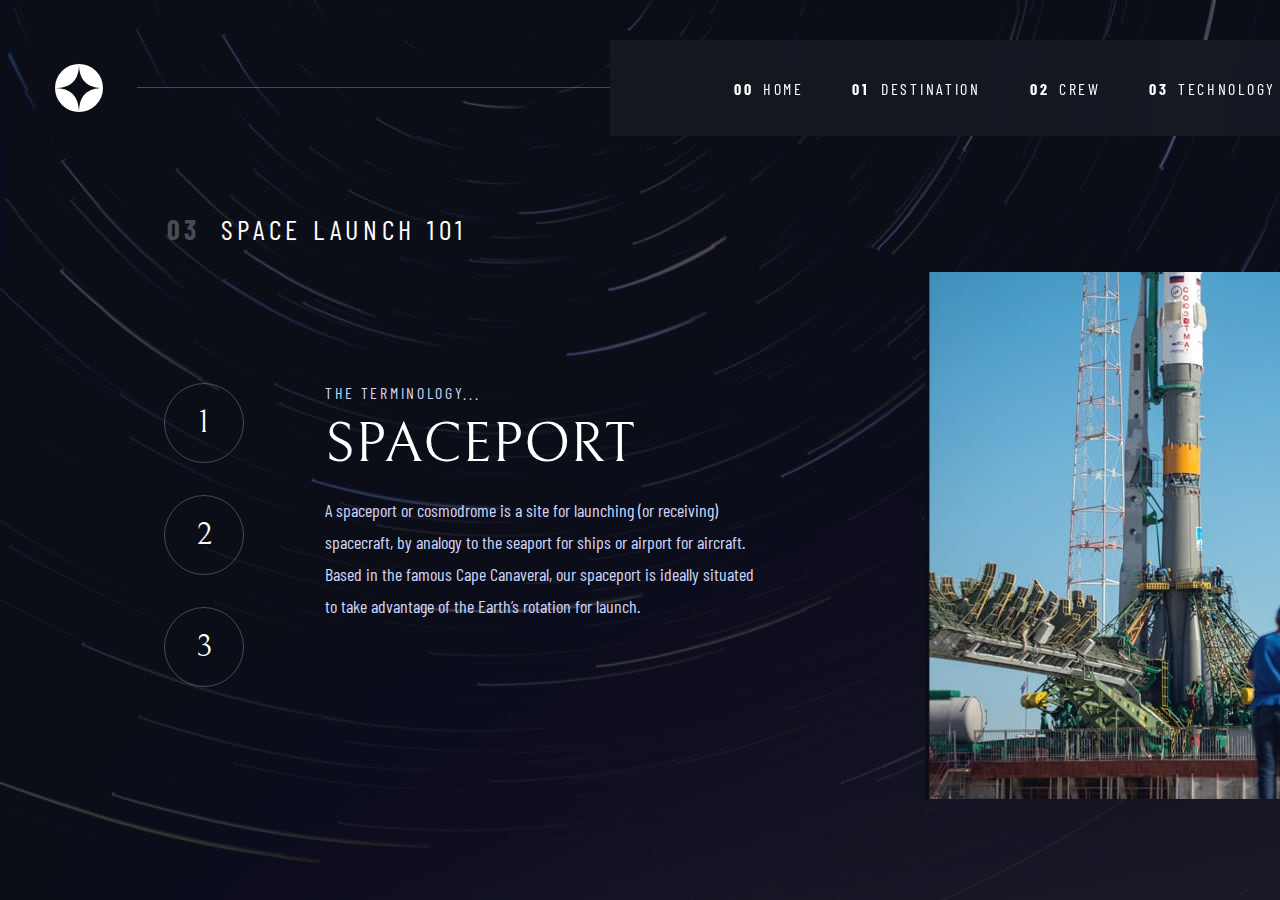
<file: technology-spaceport.html>
<!DOCTYPE html>
<html lang="en">
  <head>
    <meta charset="UTF-8" />
    <meta name="viewport" content="width=device-width, initial-scale=1.0" />

    <link
      rel="icon"
      type="image/png"
      sizes="32x32"
      href="./assets/favicon-32x32.png"
    />

    <title>Frontend Mentor | Space tourism website</title>

    <link rel="stylesheet" href="css/styles.css" />
    <link rel="preconnect" href="https://fonts.googleapis.com" />
    <link rel="preconnect" href="https://fonts.gstatic.com" crossorigin />
    <link
      href="https://fonts.googleapis.com/css2?family=Barlow+Condensed&family=Bellefair&display=swap"
      rel="stylesheet"
    />
    <div class="nav-bar">
      <svg xmlns="http://www.w3.org/2000/svg" width="48" height="48">
        <g fill="none" fill-rule="evenodd">
          <circle cx="24" cy="24" r="24" fill="#FFF" />
          <path
            fill="#0B0D17"
            d="M24 0c0 16-8 24-24 24 15.718.114 23.718 8.114 24 24 0-16 8-24 24-24-16 0-24-8-24-24z"
          />
        </g>
      </svg>
      <div class="nav-rec">
        <div class="nav-line"></div>
        <div class="selections">
          <a href="index.html">
            <div class="nav-item0">
              <p class="nav-number">00</p>
              <p class="nav-word">HOME</p>
            </div>
          </a>
          <a href="destination-moon.html">
            <div class="nav-item1">
              <p class="nav-number">01</p>
              <p class="nav-word">DESTINATION</p>
            </div>
          </a>
          <a href="crew-commander.html">
            <div class="nav-item2">
              <p class="nav-number">02</p>
              <p class="nav-word">CREW</p>
            </div>
          </a>
          <a href="technology-vehicle.html">
            <div class="nav-item3">
              <p class="nav-number">03</p>
              <p class="nav-word">TECHNOLOGY</p>
            </div>
          </a>
        </div>
      </div>
    </div>
  </head>
  <body class="technology">
    <img
      class="vehicle"
      src="assets/technology/image-spaceport-portrait.jpg"
      alt="img-of-spaceport"
    />
    <div class="pick-destination">
      <div><p class="pick-destination1">03</p></div>
      <div><p class="pick-destination2">SPACE LAUNCH 101</p></div>
    </div>
    <a href="technology-vehicle.html">
      <div class="tech-circle1">
        <div class="tech-circle"></div>
        <p class="tech-number">1</p>
      </div>
    </a>
    <a href="technology-spaceport.html">
      <div class="tech-circle2">
        <div class="tech-circle"></div>
        <p class="tech-number">2</p>
      </div>
    </a>
    <a href="technology-capsule.html">
      <div class="tech-circle3">
        <div class="tech-circle"></div>
        <p class="tech-number">3</p>
      </div>
    </a>
    <div class="tech-box">
      <p class="terminology">THE TERMINOLOGY...</p>
      <p class="terminology-header">SPACEPORT</p>
      <p class="terminology-info">
        A spaceport or cosmodrome is a site for launching (or receiving)
        spacecraft, by analogy to the seaport for ships or airport for aircraft.
        Based in the famous Cape Canaveral, our spaceport is ideally situated to
        take advantage of the Earth’s rotation for launch.
      </p>
    </div>
  </body>
</html>
</file>
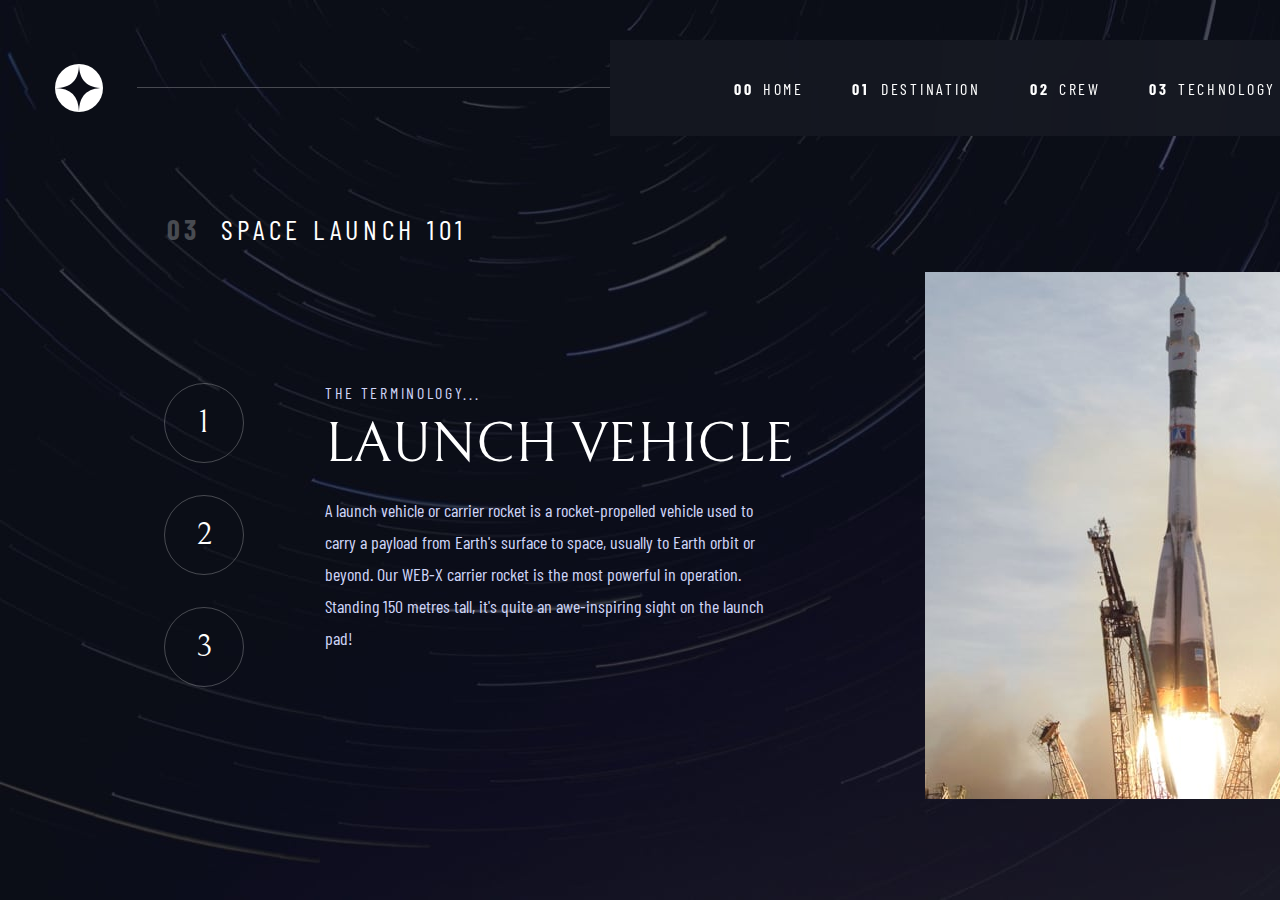
<file: technology-vehicle.html>
<!DOCTYPE html>
<html lang="en">
  <head>
    <meta charset="UTF-8" />
    <meta name="viewport" content="width=device-width, initial-scale=1.0" />

    <link
      rel="icon"
      type="image/png"
      sizes="32x32"
      href="./assets/favicon-32x32.png"
    />

    <title>Frontend Mentor | Space tourism website</title>

    <link rel="stylesheet" href="css/styles.css" />
    <link rel="preconnect" href="https://fonts.googleapis.com" />
    <link rel="preconnect" href="https://fonts.gstatic.com" crossorigin />
    <link
      href="https://fonts.googleapis.com/css2?family=Barlow+Condensed&family=Bellefair&display=swap"
      rel="stylesheet"
    />
    <div class="nav-bar">
      <svg xmlns="http://www.w3.org/2000/svg" width="48" height="48">
        <g fill="none" fill-rule="evenodd">
          <circle cx="24" cy="24" r="24" fill="#FFF" />
          <path
            fill="#0B0D17"
            d="M24 0c0 16-8 24-24 24 15.718.114 23.718 8.114 24 24 0-16 8-24 24-24-16 0-24-8-24-24z"
          />
        </g>
      </svg>
      <div class="nav-rec">
        <div class="nav-line"></div>
        <div class="selections">
          <a href="index.html">
            <div class="nav-item0">
              <p class="nav-number">00</p>
              <p class="nav-word">HOME</p>
            </div>
          </a>
          <a href="destination-moon.html">
            <div class="nav-item1">
              <p class="nav-number">01</p>
              <p class="nav-word">DESTINATION</p>
            </div>
          </a>
          <a href="crew-commander.html">
            <div class="nav-item2">
              <p class="nav-number">02</p>
              <p class="nav-word">CREW</p>
            </div>
          </a>
          <a href="technology-vehicle.html">
            <div class="nav-item3">
              <p class="nav-number">03</p>
              <p class="nav-word">TECHNOLOGY</p>
            </div>
          </a>
        </div>
      </div>
    </div>
  </head>
  <body class="technology">
    <img
      class="vehicle"
      src="assets/technology/image-launch-vehicle-portrait.jpg"
      alt="img-of-shuttle"
    />
    <div class="pick-destination">
      <div><p class="pick-destination1">03</p></div>
      <div><p class="pick-destination2">SPACE LAUNCH 101</p></div>
    </div>
    <a href="technology-vehicle.html">
      <div class="tech-circle1">
        <div class="tech-circle"></div>
        <p class="tech-number">1</p>
      </div>
    </a>
    <a href="technology-spaceport.html">
      <div class="tech-circle2">
        <div class="tech-circle"></div>
        <p class="tech-number">2</p>
      </div>
    </a>
    <a href="technology-capsule.html">
      <div class="tech-circle3">
        <div class="tech-circle"></div>
        <p class="tech-number">3</p>
      </div>
    </a>
    <div class="tech-box">
      <p class="terminology">THE TERMINOLOGY...</p>
      <p class="terminology-header">LAUNCH VEHICLE</p>
      <p class="terminology-info">
        A launch vehicle or carrier rocket is a rocket-propelled vehicle used to
        carry a payload from Earth's surface to space, usually to Earth orbit or
        beyond. Our WEB-X carrier rocket is the most powerful in operation.
        Standing 150 metres tall, it's quite an awe-inspiring sight on the
        launch pad!
      </p>
    </div>
  </body>
</html>
</file>
<file: css/styles.css>
body {
  position: relative;
  background-image: url(../assets/home/background-home-desktop.jpg);
  background-size: 1440px;
  background-color: #0b0d17;
  width: 1440px;
  height: 900px;
  margin: 0;
  background-repeat: no-repeat;
}

/*************************** NAV BAR ************************/

.nav-bar {
  position: absolute;
  width: 1440px;
  height: 96px;
  left: 0px;
  top: 40px;
  margin: 0;
}
svg {
  position: absolute;
  width: 48px;
  height: 48px;
  left: 55px;
  top: 24px;
  margin: 0;
}
.nav-line {
  position: absolute;
  width: 473px;
  height: 1px;
  top: 47px;
  right: 830px;
  background-color: #ffffff;
  mix-blend-mode: normal;
  opacity: 0.25;
}
.nav-rec {
  position: absolute;
  width: 830px;
  height: 96px;
  right: 0px;
  background: rgba(255, 255, 255, 0.04);
  backdrop-filter: blur(40.7742px);
}
.selections {
  position: absolute;
  width: 542px;
  height: 19px;
  top: 39px;
  left: 124px;
}
a {
  text-decoration: none;
}
.nav-number {
  font-family: "Barlow Condensed", sans-serif;
  font-style: normal;
  font-weight: 700;
  font-size: 16px;
  line-height: 19px;
  letter-spacing: 2.7px;
  color: #ffffff;
  margin: 0%;
}
.nav-word {
  position: absolute;
  left: 29px;
  top: 0;
  font-family: "Barlow Condensed", sans-serif;
  font-style: normal;
  font-weight: 400;
  font-size: 16px;
  line-height: 19px;
  letter-spacing: 2.7px;
  color: #ffffff;
  margin: 0;
}
.nav-item0 {
  display: inline-block;
  position: absolute;
  width: 70px;
  height: 57px;
  left: 0;
}
.nav-item0::after {
  content: "";
  position: absolute;
  width: 70px;
  transform: scale(0);
  height: 3px;
  bottom: 0;
  background: #ffffff;
  mix-blend-mode: normal;
  opacity: 0.5;
  transform-origin: bottom;
  transition: transform 0.25s ease-in-out;
}
.nav-item0:hover::after {
  transform: scale(1);
  transform-origin: bottom;
}
.nav-item1 {
  display: inline-block;
  position: absolute;
  width: 130px;
  height: 57px;
  left: 118px;
}
.nav-item1::after {
  content: "";
  position: absolute;
  width: 130px;
  transform: scale(0);
  height: 3px;
  bottom: 0;
  background: #ffffff;
  mix-blend-mode: normal;
  opacity: 0.5;
  transform-origin: bottom;
  transition: transform 0.25s ease-in-out;
}
.nav-item1:hover::after {
  transform: scale(1);
  transform-origin: bottom;
}
.nav-item2 {
  display: inline-block;
  position: absolute;
  width: 71px;
  height: 57px;
  left: 296px;
}
.nav-item2::after {
  content: "";
  position: absolute;
  width: 71px;
  transform: scale(0);
  height: 3px;
  bottom: 0;
  background: #ffffff;
  mix-blend-mode: normal;
  opacity: 0.5;
  transform-origin: bottom;
  transition: transform 0.25s ease-in-out;
}
.nav-item2:hover::after {
  transform: scale(1);
  transform-origin: bottom;
}
.nav-item3 {
  display: inline-block;
  position: absolute;
  width: 127px;
  height: 57px;
  right: 0;
}
.nav-item3::after {
  content: "";
  position: absolute;
  width: 127px;
  transform: scale(0);
  height: 3px;
  bottom: 0;
  background: #ffffff;
  mix-blend-mode: normal;
  opacity: 0.5;
  transform-origin: bottom;
  transition: transform 0.25s ease-in-out;
}
.nav-item3:hover::after {
  transform: scale(1);
  transform-origin: bottom;
}

/**********************  MAIN PAGE   ************************/

.main-intro {
  position: absolute;
  width: 420px;
  height: 382px;
  left: 165px;
  top: 387px;
}
.heading1 {
  position: absolute;
  height: 172px;
  left: 0%;
  right: 1.11%;
  top: calc(50% - 172px / 2 - 47px);
  margin: 0;
  font-family: "Bellefair", serif;
  font-size: 150px;
  color: #ffffff;
  font-weight: normal;
}
.heading5 {
  position: absolute;
  height: 34px;
  left: 0.11%;
  top: calc(50% - 34px / 2 - 174px);
  margin: 0;
  font-family: "Barlow Condensed", sans-serif;
  font-size: 28px;
  font-style: normal;
  color: #d0d6f9;
  font-weight: 400;
  letter-spacing: 4.75px;
  line-height: 34px;
}
.bodytext {
  position: absolute;
  height: 128px;
  left: 0.11%;
  right: 1.22%;
  top: calc(50% - 128px / 2 + 127px);
  margin: 0;
  font-family: "Barlow Condensed", sans-serif;
  color: #d0d6f9;
  font-size: 18px;
  line-height: 32px;
  font-style: normal;
  font-weight: 400;
}
.main-circle {
  position: absolute;
  width: 497px;
  height: 493px;
  right: 0;
  bottom: 20px;
}
.explore {
  position: absolute;
  height: 37px;
  top: 119px;
  left: 62px;
  margin: 0;
  font-family: "Bellefair";
  font-style: normal;
  font-weight: 400;
  font-size: 32px;
  line-height: 37px;
  letter-spacing: 2px;
  color: #0b0d17;
}
.big-circle {
  position: absolute;
  width: 450px;
  height: 450px;
}
.circle {
  position: absolute;
  width: 274px;
  height: 274px;
  left: 88px;
  top: 88px;
  background-color: #ffffff;
  border-radius: 100%;
}
.big-circle::after {
  content: "";
  position: absolute;
  width: 450px;
  transform: scale(0);
  height: 450px;
  border-radius: 100%;
  background: #ffffff;
  mix-blend-mode: normal;
  opacity: 0.1;
  transform-origin: center;
  transition: transform 0.25s ease-in-out;
}
.big-circle:hover::after {
  transform: scale(1);
  transform-origin: center;
}

/************************ DESTINATION PAGE *******************/

.destination {
  position: relative;
  background-image: url(../assets/destination/background-destination-desktop.jpg);
  background-size: 1440px;
  background-color: #0b0d17;
  width: 1440px;
  height: 900px;
  margin: 0;
  background-repeat: no-repeat;
}
.planets {
  position: absolute;
  left: 200px;
  top: 300px;
}
.pick-destination {
  position: absolute;
  width: 382px;
  height: 34px;
  left: 166.5px;
  top: 212px;
}
.pick-destination1 {
  position: absolute;
  height: 34px;
  left: 0;
  margin: 0;
  font-family: "Barlow Condensed", sans-serif;
  font-style: normal;
  font-weight: 700;
  font-size: 28px;
  line-height: 34px;
  letter-spacing: 4.725px;
  color: #ffffff;
  mix-blend-mode: normal;
  opacity: 0.25;
}
.pick-destination2 {
  position: absolute;
  height: 34px;
  left: 54px;
  margin: 0;
  font-family: "Barlow Condensed", sans-serif;
  font-style: normal;
  font-weight: 400;
  font-size: 28px;
  line-height: 34px;
  letter-spacing: 4.725px;
  color: #ffffff;
}
.destination-info {
  position: absolute;
  width: 445px;
  height: 472px;
  left: 832px;
  top: 310px;
}
.destination-nav {
  position: absolute;
  width: 285.5px;
  height: 34px;
  left: 0;
  top: 0;
}
.destination-header {
  position: absolute;
  height: 115px;
  left: 0.5px;
  top: 71px;
  margin: 0;
  font-family: "Bellefair", serif;
  font-style: normal;
  font-weight: 400;
  font-size: 100px;
  line-height: 115px;
  color: #ffffff;
}
.destination-facts {
  position: absolute;
  height: 128px;
  left: 0.5px;
  top: 200px;
  margin: 0;
  font-family: "Barlow Condensed", sans-serif;
  font-style: normal;
  font-weight: 400;
  font-size: 18px;
  line-height: 32px;
  color: #d0d6f9;
}
.line-break {
  position: absolute;
  width: 444px;
  height: 1px;
  left: 1px;
  top: 382px;
  background: #383b4b;
}
.destination-top-text {
  position: absolute;
  height: 17px;
  left: 0.5px;
  top: 411px;
  margin: 0;
  font-family: "Barlow Condensed", sans-serif;
  font-style: normal;
  font-weight: 400;
  font-size: 14px;
  line-height: 17px;
  letter-spacing: 2.3625px;
  color: #d0d6f9;
}
.destination-bottom-text {
  position: absolute;
  height: 32px;
  left: 0.5px;
  top: 440px;
  margin: 0;
  font-family: "Bellefair", serif;
  font-style: normal;
  font-weight: 400px;
  font-size: 28px;
  line-height: 32px;
  color: #ffffff;
}
.destination-top-text2 {
  position: absolute;
  height: 17px;
  left: 222.5px;
  top: 411px;
  margin: 0;
  font-family: "Barlow Condensed", sans-serif;
  font-style: normal;
  font-weight: 400;
  font-size: 14px;
  line-height: 17px;
  letter-spacing: 2.3625px;
  color: #d0d6f9;
}
.destination-bottom-text2 {
  position: absolute;
  height: 32px;
  left: 222.5px;
  top: 440px;
  margin: 0;
  font-family: "Bellefair", serif;
  font-style: normal;
  font-weight: 400px;
  font-size: 28px;
  line-height: 32px;
  color: #ffffff;
}
.nav-moon {
  display: inline-block;
  position: absolute;
  width: 39px;
  height: 34px;
  left: 0.5px;
}
.text-planets {
  position: absolute;
  height: 19px;
  left: 0.5px;
  top: 0;
  margin: 0;
  font-family: "Barlow Condensed", sans-serif;
  font-style: normal;
  font-weight: 400;
  font-size: 16px;
  line-height: 19px;
  letter-spacing: 2.7px;
  color: #ffffff;
}
.nav-moon::after {
  content: "";
  position: absolute;
  width: 39px;
  transform: scale(0);
  height: 3px;
  bottom: 0;
  background: #ffffff;
  mix-blend-mode: normal;
  opacity: 0.5;
  transform-origin: bottom;
  transition: transform 0.25s ease-in-out;
}
.nav-moon:hover::after {
  transform: scale(1);
  transform-origin: bottom;
}
.nav-mars {
  display: inline-block;
  position: absolute;
  width: 37px;
  height: 34px;
  left: 74.5px;
}
.nav-mars::after {
  content: "";
  position: absolute;
  width: 37px;
  transform: scale(0);
  height: 3px;
  bottom: 0;
  background: #ffffff;
  mix-blend-mode: normal;
  opacity: 0.5;
  transform-origin: bottom;
  transition: transform 0.25s ease-in-out;
}
.nav-mars:hover::after {
  transform: scale(1);
  transform-origin: bottom;
}
.nav-europa {
  display: inline-block;
  position: absolute;
  width: 56px;
  height: 34px;
  left: 147.5px;
}
.nav-europa::after {
  content: "";
  position: absolute;
  width: 56px;
  transform: scale(0);
  height: 3px;
  bottom: 0;
  background: #ffffff;
  mix-blend-mode: normal;
  opacity: 0.5;
  transform-origin: bottom;
  transition: transform 0.25s ease-in-out;
}
.nav-europa:hover::after {
  transform: scale(1);
  transform-origin: bottom;
}
.nav-titan {
  display: inline-block;
  position: absolute;
  width: 42px;
  height: 34px;
  left: 239.5px;
}
.nav-titan::after {
  content: "";
  position: absolute;
  width: 42px;
  transform: scale(0);
  height: 3px;
  bottom: 0;
  background: #ffffff;
  mix-blend-mode: normal;
  opacity: 0.5;
  transform-origin: bottom;
  transition: transform 0.25s ease-in-out;
}
.nav-titan:hover::after {
  transform: scale(1);
  transform-origin: bottom;
}

/********************* CREW ************************/

.crew {
  position: relative;
  background-image: url(../assets/crew/background-crew-desktop.jpg);
  background-size: 1440px;
  background-color: #0b0d17;
  width: 1440px;
  height: 900px;
  margin: 0;
  background-repeat: no-repeat;
}
.douglas {
  position: absolute;
  left: 734.93px;
  bottom: 0;
}
.mark {
    position: absolute;
    left: 800px;
    bottom: 0;
}
.victor {
    position: absolute;
    left: 743px;
    bottom: 0;
}
.anousheh {
    position: absolute;
    left: 735px;
    bottom: 0;
}
.job-title {
  position: absolute;
  height: 37px;
  left: 165.5px;
  top: 400px;
  margin: 0;
  font-family: "Bellefair", serif;
  font-style: normal;
  font-weight: 400;
  font-size: 32px;
  line-height: 37px;
  color: #ffffff;
  mix-blend-mode: normal;
  opacity: 0.5;
}
.crew-name {
  position: absolute;
  height: 64px;
  left: 165.5px;
  top: 452px;
  margin: 0;
  font-family: "Bellefair", serif;
  font-style: normal;
  font-weight: 400;
  font-size: 56px;
  line-height: 64px;
  color: #ffffff;
}
.crew-info {
  position: absolute;
  width: 444px;
  left: 165.5px;
  top: 543px;
  margin: 0;
  font-family: "Barlow Condensed", sans-serif;
  font-style: normal;
  font-weight: 400;
  font-size: 18px;
  color: #d0d6f9;
  line-height: 32px;
}
.crew-nav {
  position: relative;
  width: 132px;
  height: 15px;
  left: 167px;
  top: 791px;
}
.circle-solid1 {
    position: absolute;
    width: 15px;
    height: 15px;
}
.crew-nav-circle {
    position: absolute;
    width: 15px;
    height: 15px;
    border-radius: 100%;
    background-color: #ffffff;    
    opacity: 0.17;
}
.circle-solid1:hover {
    background-color: #ffffff;
    border-radius: 100%;
}
.circle-solid2 {
    position: absolute;
    width: 15px;
    height: 15px;
    left: 39px;
}
.circle-solid2:hover {
    background-color: #ffffff;
    border-radius: 100%;
}
.circle-solid3 {
    position: absolute;
    width: 15px;
    height: 15px;
    left: 78px;
}
.circle-solid3:hover {
    background-color: #ffffff;
    border-radius: 100%;
}
.circle-solid4 {
    position: absolute;
    width: 15px;
    height: 15px;
    right: 0;
}
.circle-solid4:hover {
    background-color: #ffffff;
    border-radius: 100%;
}

/******************** TECHNOLOGY **************************/

.technology {
    position: relative;
    background-image: url(../assets/technology/background-technology-desktop.jpg);
    background-size: 1440px;
    background-color: #0b0d17;
    width: 1440px;
    height: 900px;
    margin: 0;
    background-repeat: no-repeat;
}
.vehicle {
    position: absolute;
    right: 0;
    top: 272px;
}
.tech-box {
    position: absolute;
    width: 470px;
    height: auto;
    left: 325px;
    top: 383px;
}
.terminology {
    position: absolute;
    height: 19px;
    left: 0;
    top: 0;
    margin: 0;
    font-family: "Barlow Condensed", sans-serif;
    font-weight: 400;
    font-size: 16px;
    line-height: 19px;
    letter-spacing: 2.7px;
    color: #d0d6f9;
}
.terminology-header {
    position: absolute;
    height: 64px;
    left: 0;
    top: 30px;
    margin: 0;
    font-family: "Bellefair", serif;
    font-style: normal;
    font-weight: 400;
    font-size: 56px;
    line-height: 64px;
    color: #ffffff;
}
.terminology-info {
    position: absolute;
    width: 444px;
    height: auto;
    top: 111px;
    margin: 0;
    font-family: "Barlow Condensed", sans-serif;
    font-weight: 400;
    font-size: 18px;
    line-height: 32px;
    color: #d0d6f9;
}
.tech-circle1 {
    position: absolute;
    width: 80px;
    height: 80px;
    left: 164px;
    top: 383px;
}
.tech-circle2 {
    position: absolute;
    width: 80px;
    height: 80px;
    left: 164px;
    top: 495px;
}
.tech-circle3 {
    position: absolute;
    width: 80px;
    height: 80px;
    left: 164px;
    top: 607px;
}
.tech-circle {
    box-sizing: border-box;
    position: absolute;
    width: 80px;
    height: 80px;
    border-radius: 100%;
    mix-blend-mode: normal;
    opacity: 0.25;
    border: 1px solid #ffffff;
}
.tech-number {
    position: absolute;
    height: 80px;
    width: 80px;
    margin: 0;
    border-radius: 100%;
    font-family: "Bellefair", serif;
    font-style: normal;
    font-weight: 400;
    font-size: 32px;
    line-height: 80px;
    text-align: center;
    color: #ffffff;
}
.tech-number:hover {
    color: #0b0d17;
    background-color: #ffffff;
}
</file>
